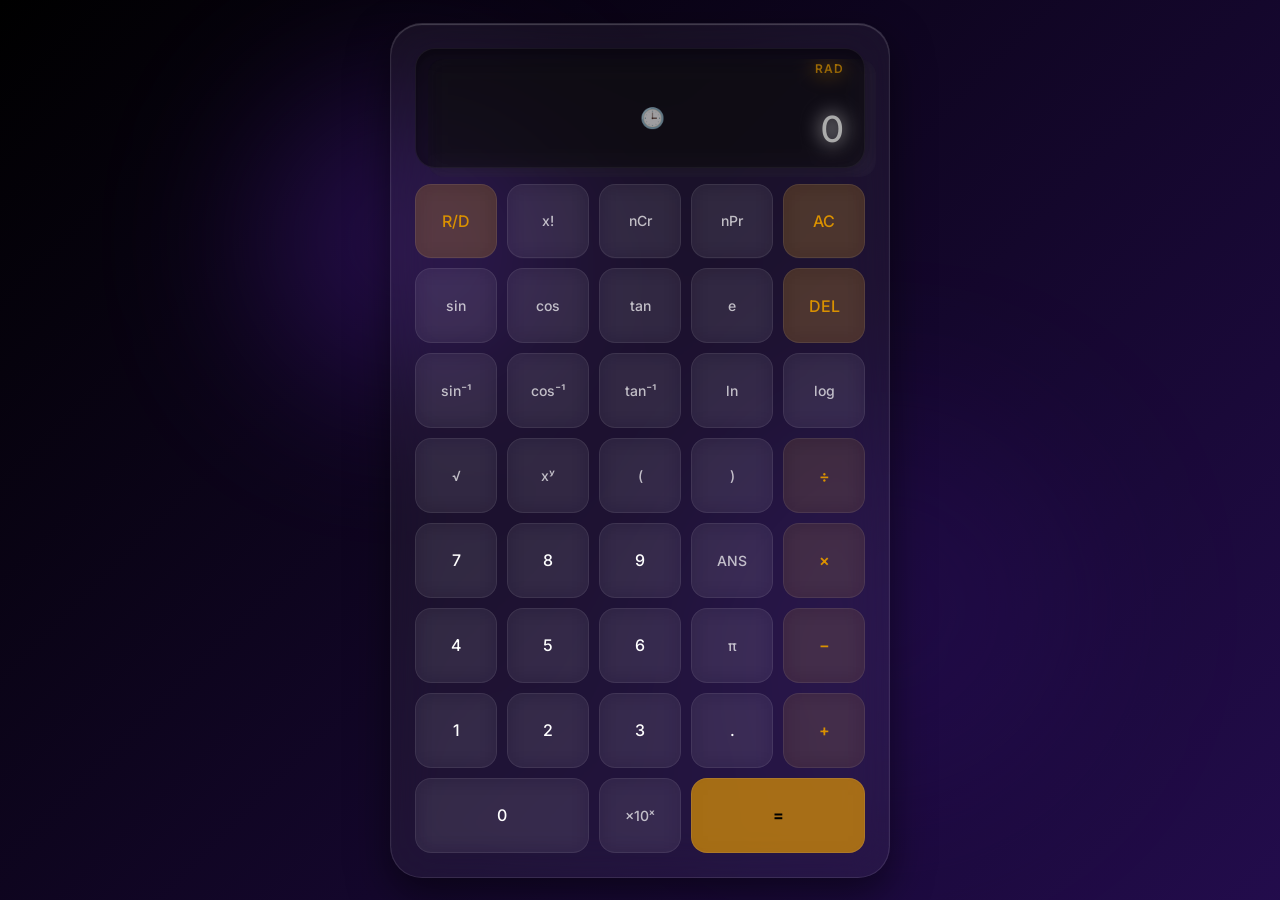
<file: calculator 2/index.html>
<!DOCTYPE html>
<html lang="en">
<head>
    <meta charset="UTF-8">
    <meta name="viewport" content="width=device-width, initial-scale=1.0">
    <title>ClassWiz Liquid Glass</title>
    <link rel="stylesheet" href="calculator.css">
    <script src="./calculator.js" defer></script>
</head>
<body>
    <div class="orb orb-1"></div>
    <div class="orb orb-2"></div>

    <div class="calculator">
        <div class="display">
            <button id="history-toggle" class="history-toggle" onclick="toggleHistory()" title="View History">🕒</button>
            <div class="status-bar">
                <span id="angle-mode" onclick="toggleAngleMode()" style="cursor:pointer;">RAD</span>
            </div>
            <div class="history" id="history"></div>
            <div class="current" id="current">0</div>
        </div>
        
        <div class="keypad">
            <button id="rad-deg" class="btn-action" onclick="toggleAngleMode()"><span class="label">R/D</span><span class="pet pet-swivel">📐</span></button>
            <button id="fact" class="btn-sci" onclick="handleInput(this, '!')"><span class="label">x!</span><span class="pet pet-bounce">❗</span></button>
            <button id="ncr" class="btn-sci" onclick="handleInput(this, 'C')"><span class="label">nCr</span><span class="pet pet-flip">🤝</span></button>
            <button id="npr" class="btn-sci" onclick="handleInput(this, 'P')"><span class="label">nPr</span><span class="pet pet-flip">🔀</span></button>
            <button id="ac" class="btn-action" onclick="handleInput(this, 'AC')"><span class="label">AC</span><span class="pet pet-wobble">💣</span></button>

            <button id="sin" class="btn-sci" onclick="handleInput(this, 'sin(')"><span class="label">sin</span><span class="pet pet-swivel">🌊</span></button>
            <button id="cos" class="btn-sci" onclick="handleInput(this, 'cos(')"><span class="label">cos</span><span class="pet pet-swivel">📐</span></button>
            <button id="tan" class="btn-sci" onclick="handleInput(this, 'tan(')"><span class="label">tan</span><span class="pet pet-swivel">📏</span></button>
            <button id="e" class="btn-sci" onclick="handleInput(this, 'e')"><span class="label">e</span><span class="pet pet-swivel">🌿</span></button>
            <button id="del" class="btn-action" onclick="handleInput(this, 'DEL')"><span class="label">DEL</span><span class="pet pet-wobble">🧽</span></button>

            <button id="asin" class="btn-sci" onclick="handleInput(this, 'asin(')"><span class="label">sin⁻¹</span><span class="pet pet-zoom">🔙</span></button>
            <button id="acos" class="btn-sci" onclick="handleInput(this, 'acos(')"><span class="label">cos⁻¹</span><span class="pet pet-zoom">🔙</span></button>
            <button id="atan" class="btn-sci" onclick="handleInput(this, 'atan(')"><span class="label">tan⁻¹</span><span class="pet pet-zoom">🔙</span></button>
            <button id="ln" class="btn-sci" onclick="handleInput(this, 'ln(')"><span class="label">ln</span><span class="pet pet-swivel">🌱</span></button>
            <button id="log" class="btn-sci" onclick="handleInput(this, 'log(')"><span class="label">log</span><span class="pet pet-swivel">🪵</span></button>

            <button id="sqrt" class="btn-sci" onclick="handleInput(this, '√(')"><span class="label">√</span><span class="pet pet-swivel">🌳</span></button>
            <button id="pow" class="btn-sci" onclick="handleInput(this, '^')"><span class="label">xʸ</span><span class="pet pet-flip">🚀</span></button>
            <button id="lpar" class="btn-sci" onclick="handleInput(this, '(')"><span class="label">(</span><span class="pet pet-flip">🌛</span></button>
            <button id="rpar" class="btn-sci" onclick="handleInput(this, ')')"><span class="label">)</span><span class="pet pet-flip">🌜</span></button>
            <button id="div" class="btn-op" onclick="handleInput(this, '÷')"><span class="label">÷</span><span class="pet pet-zoom">🍕</span></button>

            <button id="num7" class="btn-num" onclick="handleInput(this, '7')"><span class="label">7</span><span class="pet pet-bounce">🎰</span></button>
            <button id="num8" class="btn-num" onclick="handleInput(this, '8')"><span class="label">8</span><span class="pet pet-bounce">🎱</span></button>
            <button id="num9" class="btn-num" onclick="handleInput(this, '9')"><span class="label">9</span><span class="pet pet-bounce">🐈</span></button>
            <button id="ans" class="btn-sci" onclick="handleInput(this, 'ANS')"><span class="label">ANS</span><span class="pet pet-bounce">💾</span></button>
            <button id="mul" class="btn-op" onclick="handleInput(this, '×')"><span class="label">×</span><span class="pet pet-zoom">🐇</span></button>

            <button id="num4" class="btn-num" onclick="handleInput(this, '4')"><span class="label">4</span><span class="pet pet-bounce">🍀</span></button>
            <button id="num5" class="btn-num" onclick="handleInput(this, '5')"><span class="label">5</span><span class="pet pet-bounce">🖐️</span></button>
            <button id="num6" class="btn-num" onclick="handleInput(this, '6')"><span class="label">6</span><span class="pet pet-bounce">🎲</span></button>
            <button id="pi" class="btn-sci" onclick="handleInput(this, 'π')"><span class="label">π</span><span class="pet pet-swivel">🥧</span></button>
            <button id="sub" class="btn-op" onclick="handleInput(this, '−')"><span class="label">−</span><span class="pet pet-zoom">🪓</span></button>

            <button id="num1" class="btn-num" onclick="handleInput(this, '1')"><span class="label">1</span><span class="pet pet-bounce">🥇</span></button>
            <button id="num2" class="btn-num" onclick="handleInput(this, '2')"><span class="label">2</span><span class="pet pet-bounce">🚲</span></button>
            <button id="num3" class="btn-num" onclick="handleInput(this, '3')"><span class="label">3</span><span class="pet pet-bounce">🚥</span></button>
            <button id="dot" class="btn-num" onclick="handleInput(this, '.')"><span class="label">.</span><span class="pet pet-bounce">🎯</span></button>
            <button id="add" class="btn-op" onclick="handleInput(this, '+')"><span class="label">+</span><span class="pet pet-zoom">🧱</span></button>

            <button id="num0" class="btn-num span-2" onclick="handleInput(this, '0')"><span class="label">0</span><span class="pet pet-bounce">🍩</span></button>
            <button id="exp" class="btn-sci" onclick="handleInput(this, 'E')"><span class="label">×10ˣ</span><span class="pet pet-zoom">🌠</span></button>
            <button id="eq" class="btn-equals span-2" onclick="handleInput(this, '=')"><span class="label">=</span><span class="pet pet-equals">🎉</span></button>
        </div>

        <div id="history-panel" class="history-panel">
            <div class="history-header">
                <h3>Calculation History</h3>
                <button class="close-history" onclick="toggleHistory()">✕</button>
            </div>
            <div id="history-list" class="history-list"></div>
            <button class="btn-action clear-history" onclick="clearHistory()">Clear History</button>
        </div>
    </div>
</body>
</html>
</file>
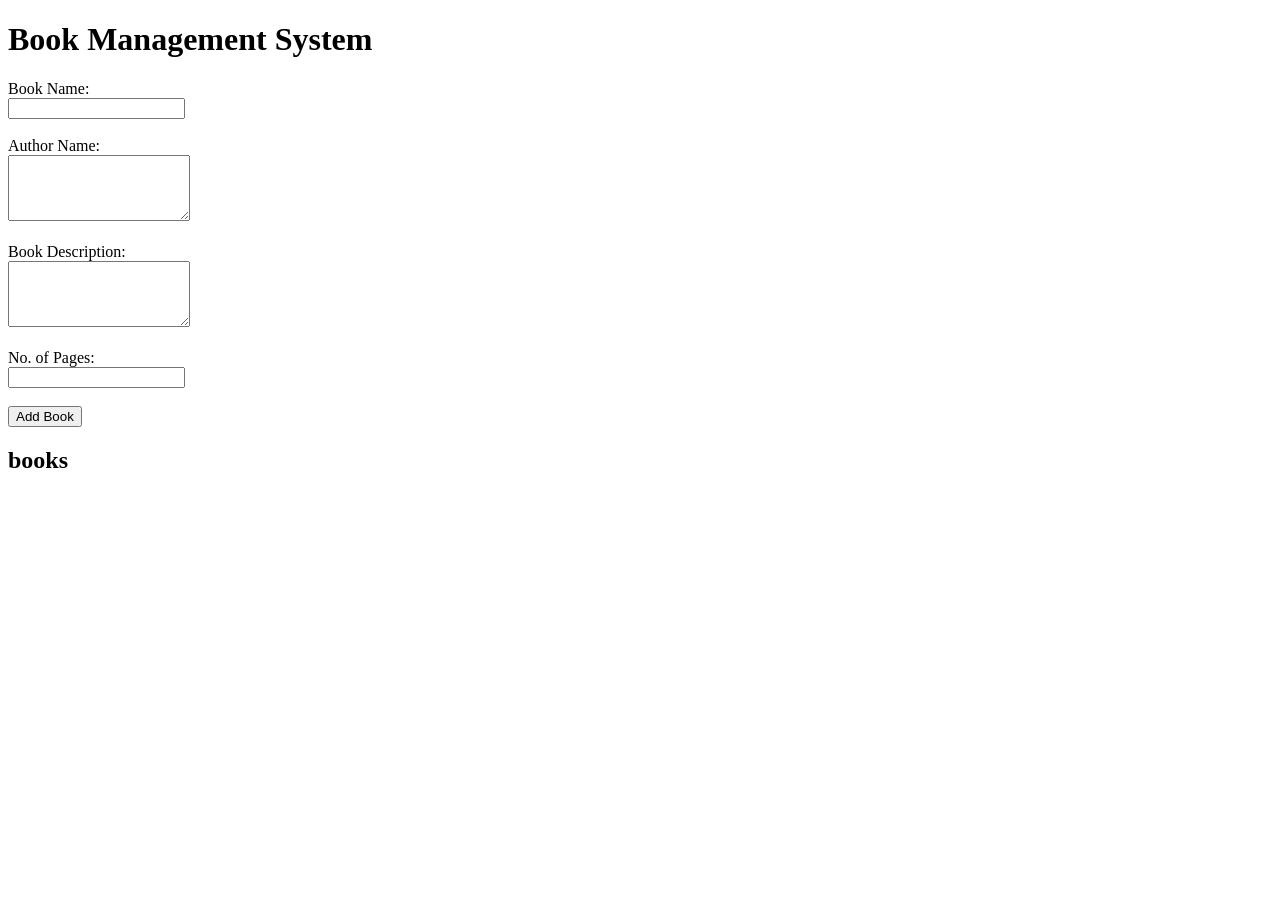
<file: bookSystem/book_system.html>
<!DOCTYPE html>
<html>
    <head>
        <meta charset="UTF-8">
        <title>Book Management System</title>
    </head>
    <body>
        <h1>Book Management System</h1>
        <label for="bookName">Book Name: </label><br>
        <input type="text" id="bookName"><br><br>
        <label for="authorName">Author Name: </label><br>
        <textarea id="authorName" rows="4"></textarea><br><br>
        <label for="bookDescription">Book Description: </label><br>
        <textarea id="bookDescription" rows="4"></textarea><br><br>
        <label for="pagesNumber">No. of Pages: </label><br>
        <input type="number" id="pagesNumber"><br><br>
        <button onclick="addBook()">Add Book</button>
        
        <h2>books</h2>
        <div id="books">
            <!-- books will be displayed here -->
        </div>
        <script src="./book_system.js"></script>
    </body>
    </html>
</file>
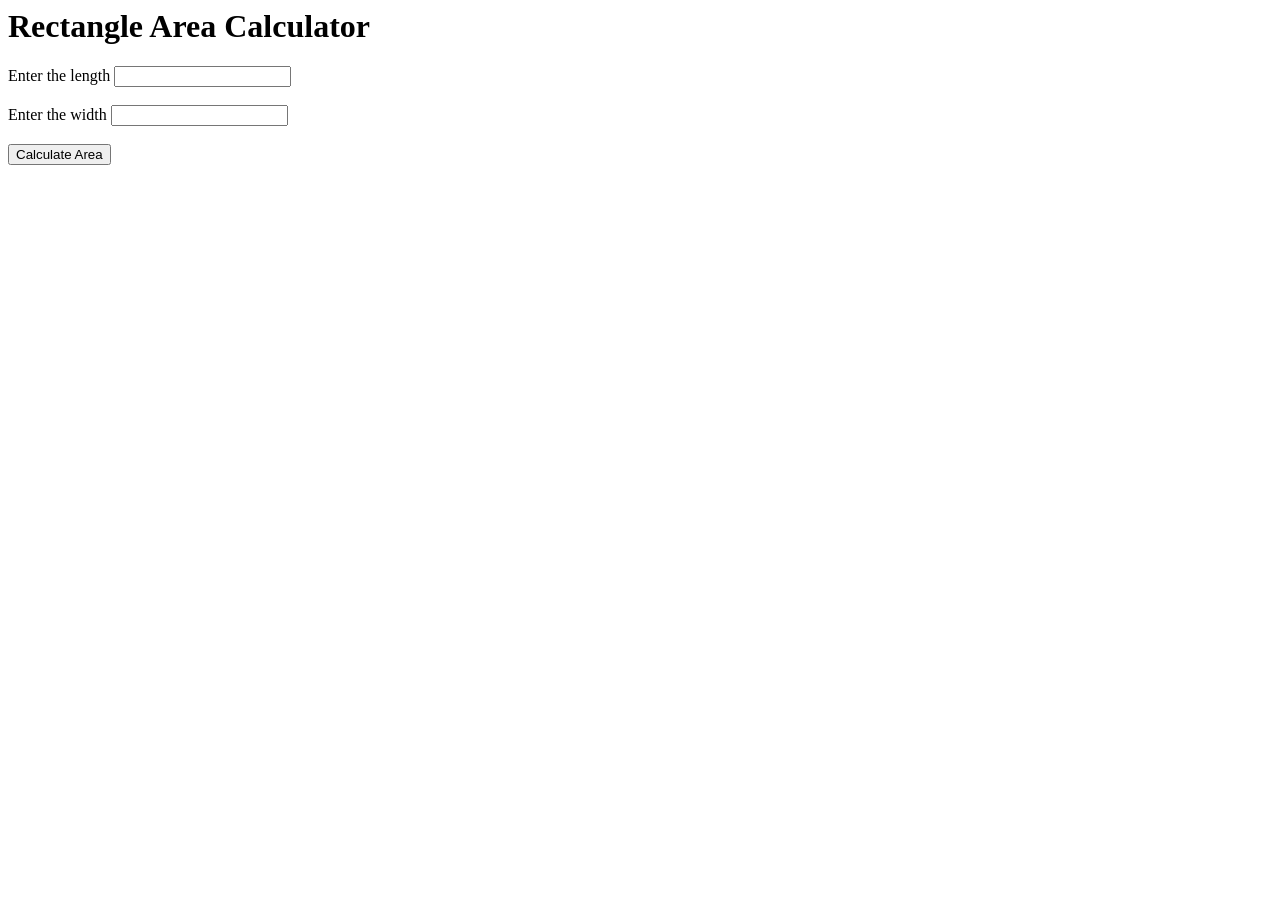
<file: calculateArea/calculate_Area.html>
<html>
    <head>
        <title>Rectangle area calculator</title>
    </head>
    <body>
        <h1>Rectangle Area Calculator</h1>
        <label for="length">Enter the length</label>
        <input type="number" id="length"><br><br>
        
        <label for="width">Enter the width</label>
        <input type="number" id="width"><br><br>
        <button onClick="calculateArea()">Calculate Area</button><br><br>
        <p id="result"></p>
        <script src="./calculate_Area.js"></script>
    </body>
    </html>
</file>
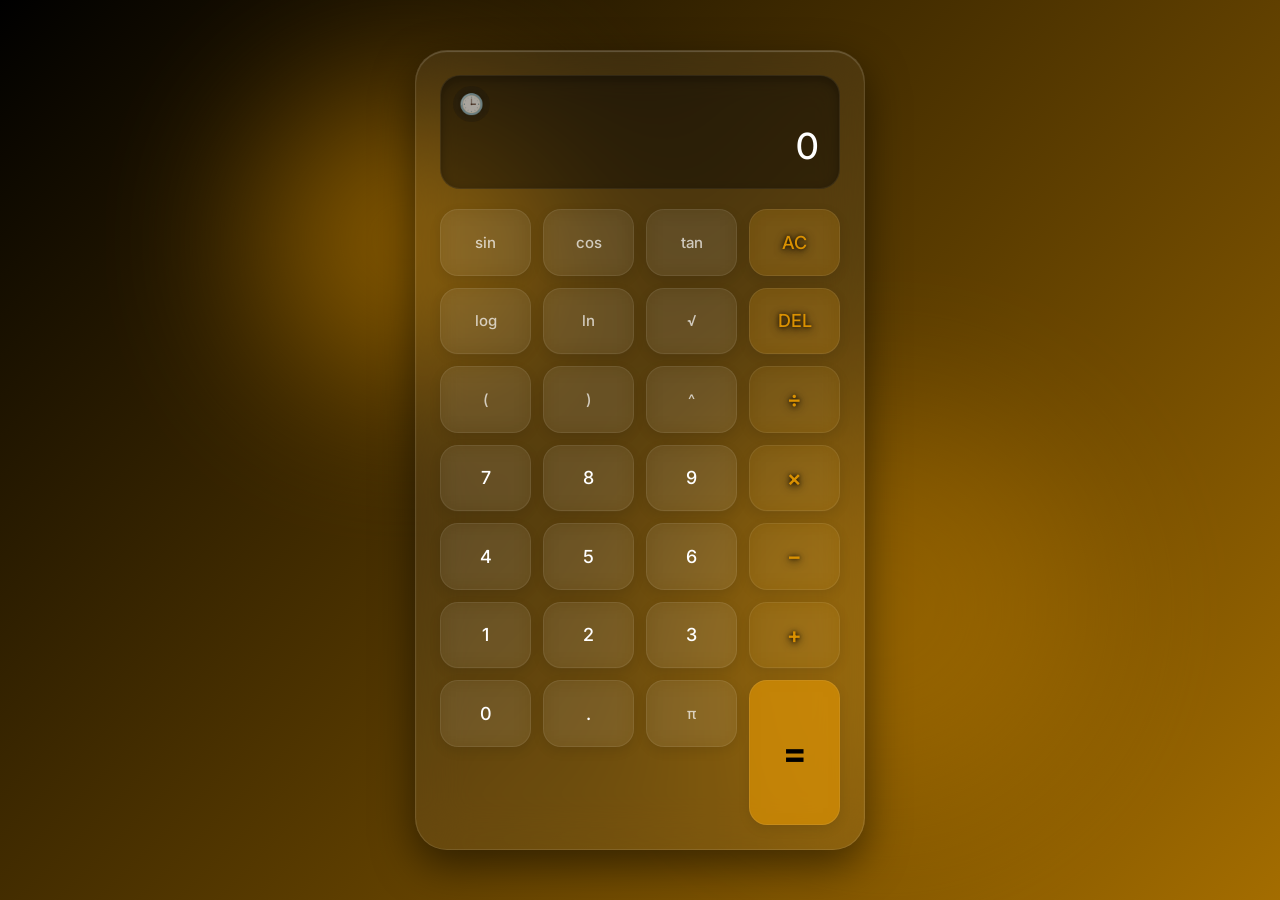
<file: Calculator/calculator.html>
<!DOCTYPE html>
<html lang="en">
<head>
    <meta charset="UTF-8">
    <meta name="viewport" content="width=device-width, initial-scale=1.0">
    <title>Liquid Glass Calculator with History</title>
    <link rel="stylesheet" href="calculator.css">
    <script src="./calculator.js" defer></script>
</head>
<body>
    <div class="orb orb-1"></div>
    <div class="orb orb-2"></div>

    <div class="calculator">
        <div class="display">
            <button id="history-toggle" class="history-toggle" onclick="toggleHistory()" title="View History">🕒</button>
            <div class="history" id="history"></div>
            <div class="current" id="current">0</div>
        </div>
        
        <div class="keypad">
            <button id="sin" class="btn-sci" onclick="handleInput(this, 'sin(')"><span class="label">sin</span><span class="pet pet-swivel">🌊</span></button>
            <button id="cos" class="btn-sci" onclick="handleInput(this, 'cos(')"><span class="label">cos</span><span class="pet pet-swivel">📐</span></button>
            <button id="tan" class="btn-sci" onclick="handleInput(this, 'tan(')"><span class="label">tan</span><span class="pet pet-swivel">📏</span></button>
            <button id="ac" class="btn-action" onclick="handleInput(this, 'AC')"><span class="label">AC</span><span class="pet pet-wobble">💣</span></button>

            <button id="log" class="btn-sci" onclick="handleInput(this, 'log(')"><span class="label">log</span><span class="pet pet-swivel">🪵</span></button>
            <button id="ln" class="btn-sci" onclick="handleInput(this, 'ln(')"><span class="label">ln</span><span class="pet pet-swivel">🌱</span></button>
            <button id="sqrt" class="btn-sci" onclick="handleInput(this, '√(')"><span class="label">√</span><span class="pet pet-swivel">🌳</span></button>
            <button id="del" class="btn-action" onclick="handleInput(this, 'DEL')"><span class="label">DEL</span><span class="pet pet-wobble">🧽</span></button>

            <button id="lpar" class="btn-sci" onclick="handleInput(this, '(')"><span class="label">(</span><span class="pet pet-flip">🌛</span></button>
            <button id="rpar" class="btn-sci" onclick="handleInput(this, ')')"><span class="label">)</span><span class="pet pet-flip">🌜</span></button>
            <button id="pow" class="btn-sci" onclick="handleInput(this, '^')"><span class="label">^</span><span class="pet pet-flip">🚀</span></button>
            <button id="div" class="btn-op" onclick="handleInput(this, '÷')"><span class="label">÷</span><span class="pet pet-zoom">🍕</span></button>

            <button id="num7" class="btn-num" onclick="handleInput(this, '7')"><span class="label">7</span><span class="pet pet-bounce">🎰</span></button>
            <button id="num8" class="btn-num" onclick="handleInput(this, '8')"><span class="label">8</span><span class="pet pet-bounce">🎱</span></button>
            <button id="num9" class="btn-num" onclick="handleInput(this, '9')"><span class="label">9</span><span class="pet pet-bounce">🐈</span></button>
            <button id="mul" class="btn-op" onclick="handleInput(this, '×')"><span class="label">×</span><span class="pet pet-zoom">🐇</span></button>

            <button id="num4" class="btn-num" onclick="handleInput(this, '4')"><span class="label">4</span><span class="pet pet-bounce">🍀</span></button>
            <button id="num5" class="btn-num" onclick="handleInput(this, '5')"><span class="label">5</span><span class="pet pet-bounce">🖐️</span></button>
            <button id="num6" class="btn-num" onclick="handleInput(this, '6')"><span class="label">6</span><span class="pet pet-bounce">🎲</span></button>
            <button id="sub" class="btn-op" onclick="handleInput(this, '−')"><span class="label">−</span><span class="pet pet-zoom">🪓</span></button>

            <button id="num1" class="btn-num" onclick="handleInput(this, '1')"><span class="label">1</span><span class="pet pet-bounce">🥇</span></button>
            <button id="num2" class="btn-num" onclick="handleInput(this, '2')"><span class="label">2</span><span class="pet pet-bounce">🚲</span></button>
            <button id="num3" class="btn-num" onclick="handleInput(this, '3')"><span class="label">3</span><span class="pet pet-bounce">🚥</span></button>
            <button id="add" class="btn-op" onclick="handleInput(this, '+')"><span class="label">+</span><span class="pet pet-zoom">🧱</span></button>

            <button id="num0" class="btn-num" onclick="handleInput(this, '0')"><span class="label">0</span><span class="pet pet-bounce">🍩</span></button>
            <button id="dot" class="btn-num" onclick="handleInput(this, '.')"><span class="label">.</span><span class="pet pet-bounce">🎯</span></button>
            <button id="pi" class="btn-sci" onclick="handleInput(this, 'π')"><span class="label">π</span><span class="pet pet-swivel">🥧</span></button>
            <button id="eq" class="btn-equals" onclick="handleInput(this, '=')"><span class="label">=</span><span class="pet pet-equals">🎉</span></button>
        </div>

        <div id="history-panel" class="history-panel">
            <div class="history-header">
                <h3>Calculation History</h3>
                <button class="close-history" onclick="toggleHistory()">✕</button>
            </div>
            <div id="history-list" class="history-list">
                </div>
            <button class="btn-action clear-history" onclick="clearHistory()">Clear History</button>
        </div>
    </div>
</body>
</html>
</file>
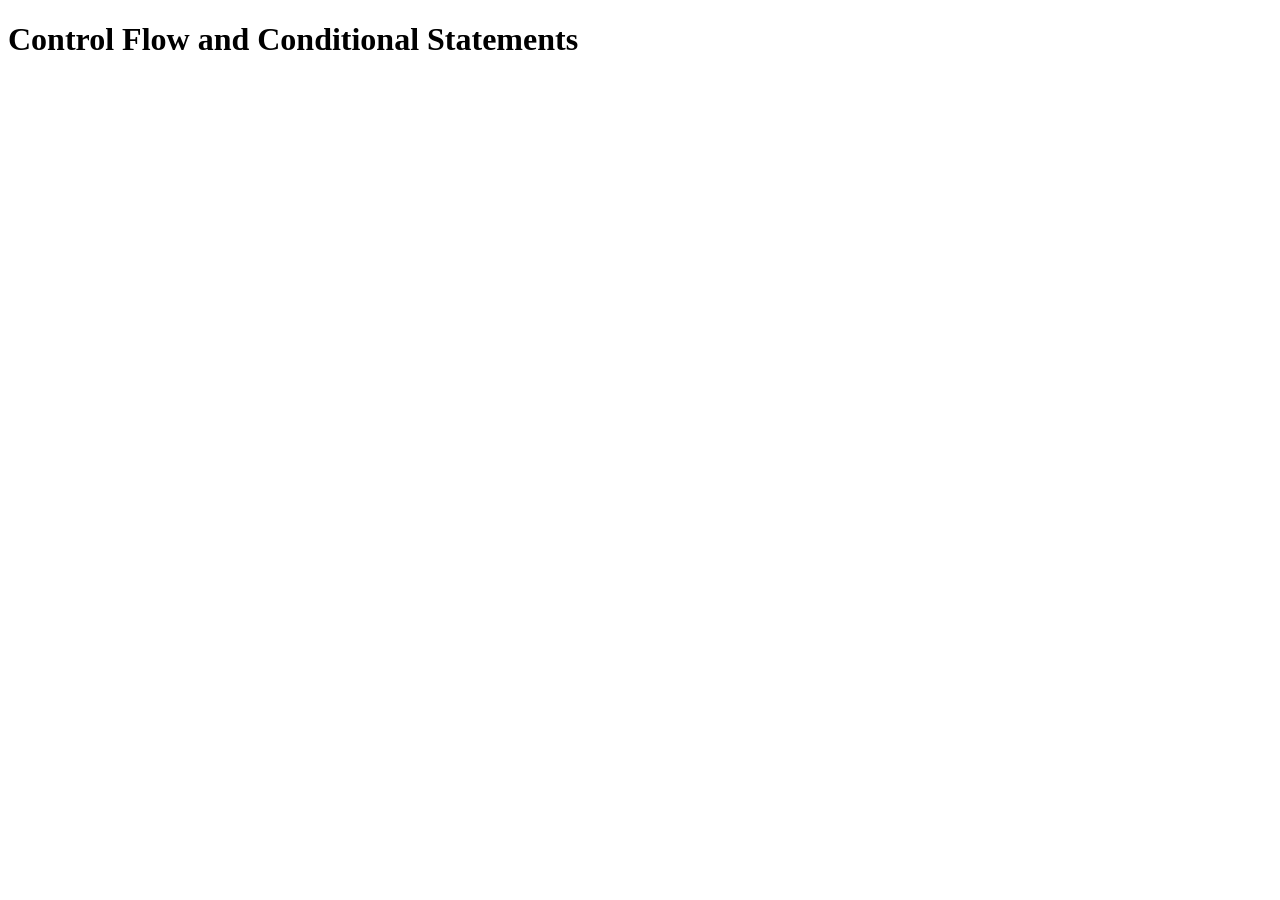
<file: controlFlow/control_flow.html>
<!DOCTYPE html>
<html>
    <head>
        <meta charset="UTF-8">
        <meta name="viewport" content="width=device-width, initial-scale=1.0">
        <title>Control Flow</title>
    </head>
    <body>
        <h1>Control Flow and Conditional Statements</h1>
        <script src="./control_flow.js"></script>
    </body>
</html>
</file>
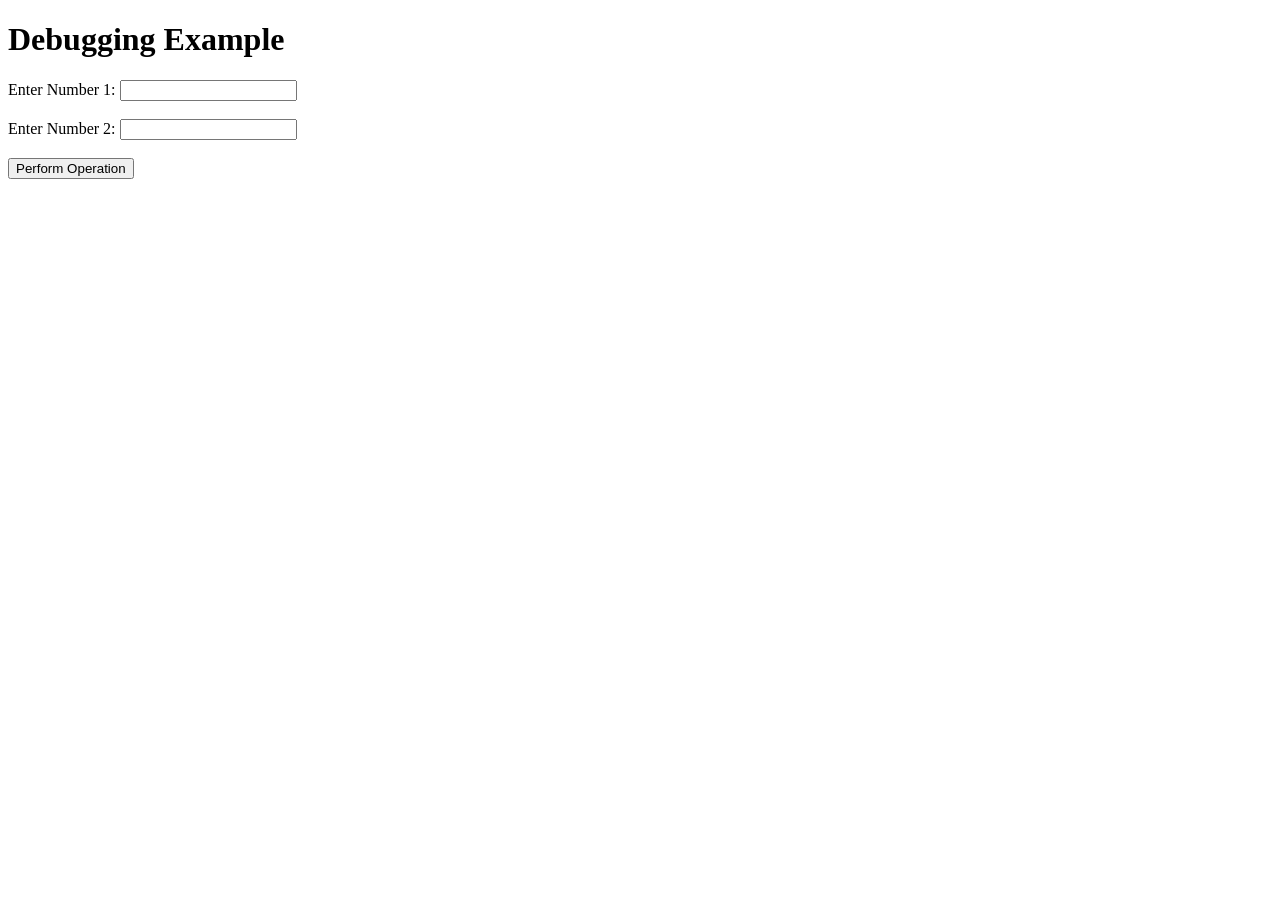
<file: DebugCode/debug_code.html>
<!DOCTYPE html>
<html>
    <head>
        <meta charset="UTF-8">
        <title>Debugging Example</title>
    </head>
    <body>
        <h1>Debugging Example</h1>
        <label for="input1">Enter Number 1:</label>
        <input type="number" id="input1"><br><br>
        <label for="input2">Enter Number 2:</label>
        <input type="number" id="input2"><br><br>
        <button onclick="performOperation()">Perform Operation</button>
        <p id="result"></p>
        <script src="debug_code.js"></script>
        </body>
    </html>
</file>
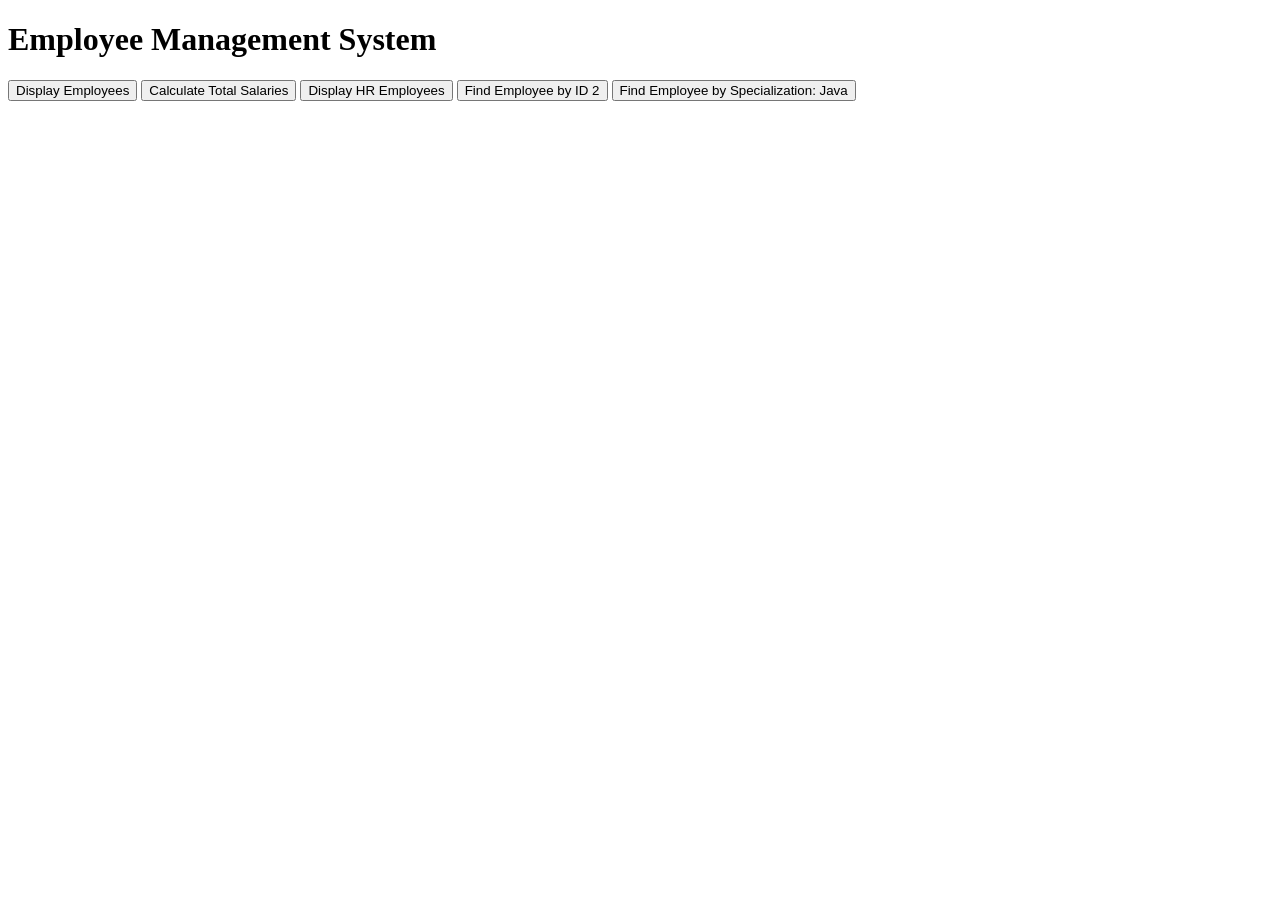
<file: employee_details/employee_details.html>
<!DOCTYPE html>
<html>
    <head>
        <title>Employee Management system</title>
    </head>
    <body>
        <h1>Employee Management System</h1>
        <div>
            <button onclick="displayEmployees()">Display Employees</button>
            <button onclick="calculateTotalSalaries()">Calculate Total Salaries</button>
            <button onclick="displayHREmployees()">Display HR Employees</button>
            <button onclick="findEmployeeByID(2)">Find Employee by ID 2</button>
            <button onclick="findEmployeeBySpecialization('Java')">Find Employee by Specialization: Java</button>
        </div>
        <div id="employeeDetails"></div>
        <script src="./employee_details.js"></script>
    </body>
    </html>
</file>
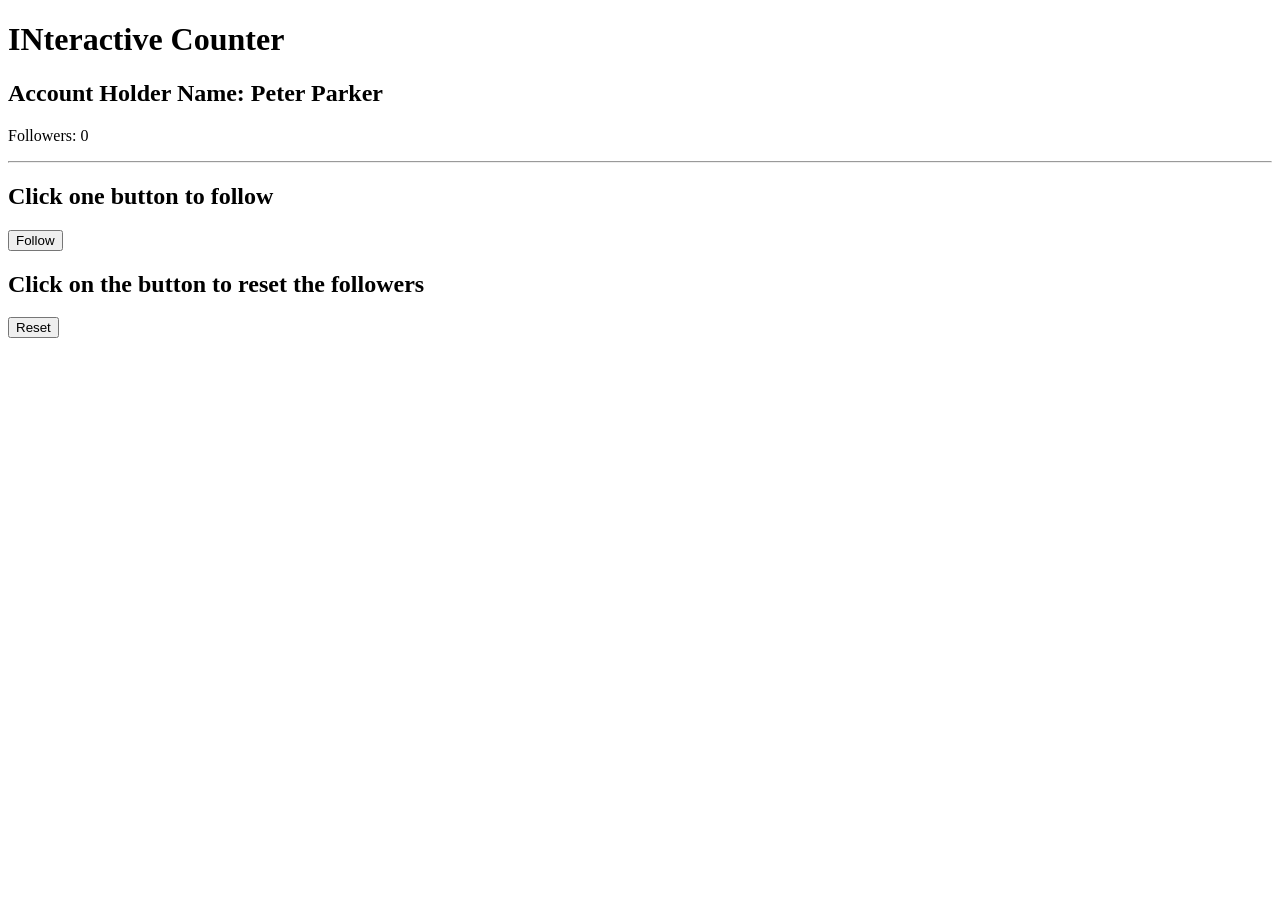
<file: followersCount/followers_count.html>
<!DOCTYPE html>
<html>
    <head>
        <title>Interactive Counter</title>
    </head>
    <body>
        <h1>INteractive Counter<h1>
            <h2>Account Holder Name: Peter Parker</h2>
            <p>Followers: <span id="countDisplay">0</span></p>
            <hr>
            <h2>Click one button to follow</h2>
            <button onclick="increaseCount()">Follow</button>

            <h2>Click on the button to reset the followers</h2>
            <button onclick="resetCount()">Reset</button>
            <script src="followers_count.js"></script>
        </body>
        </html>
</file>
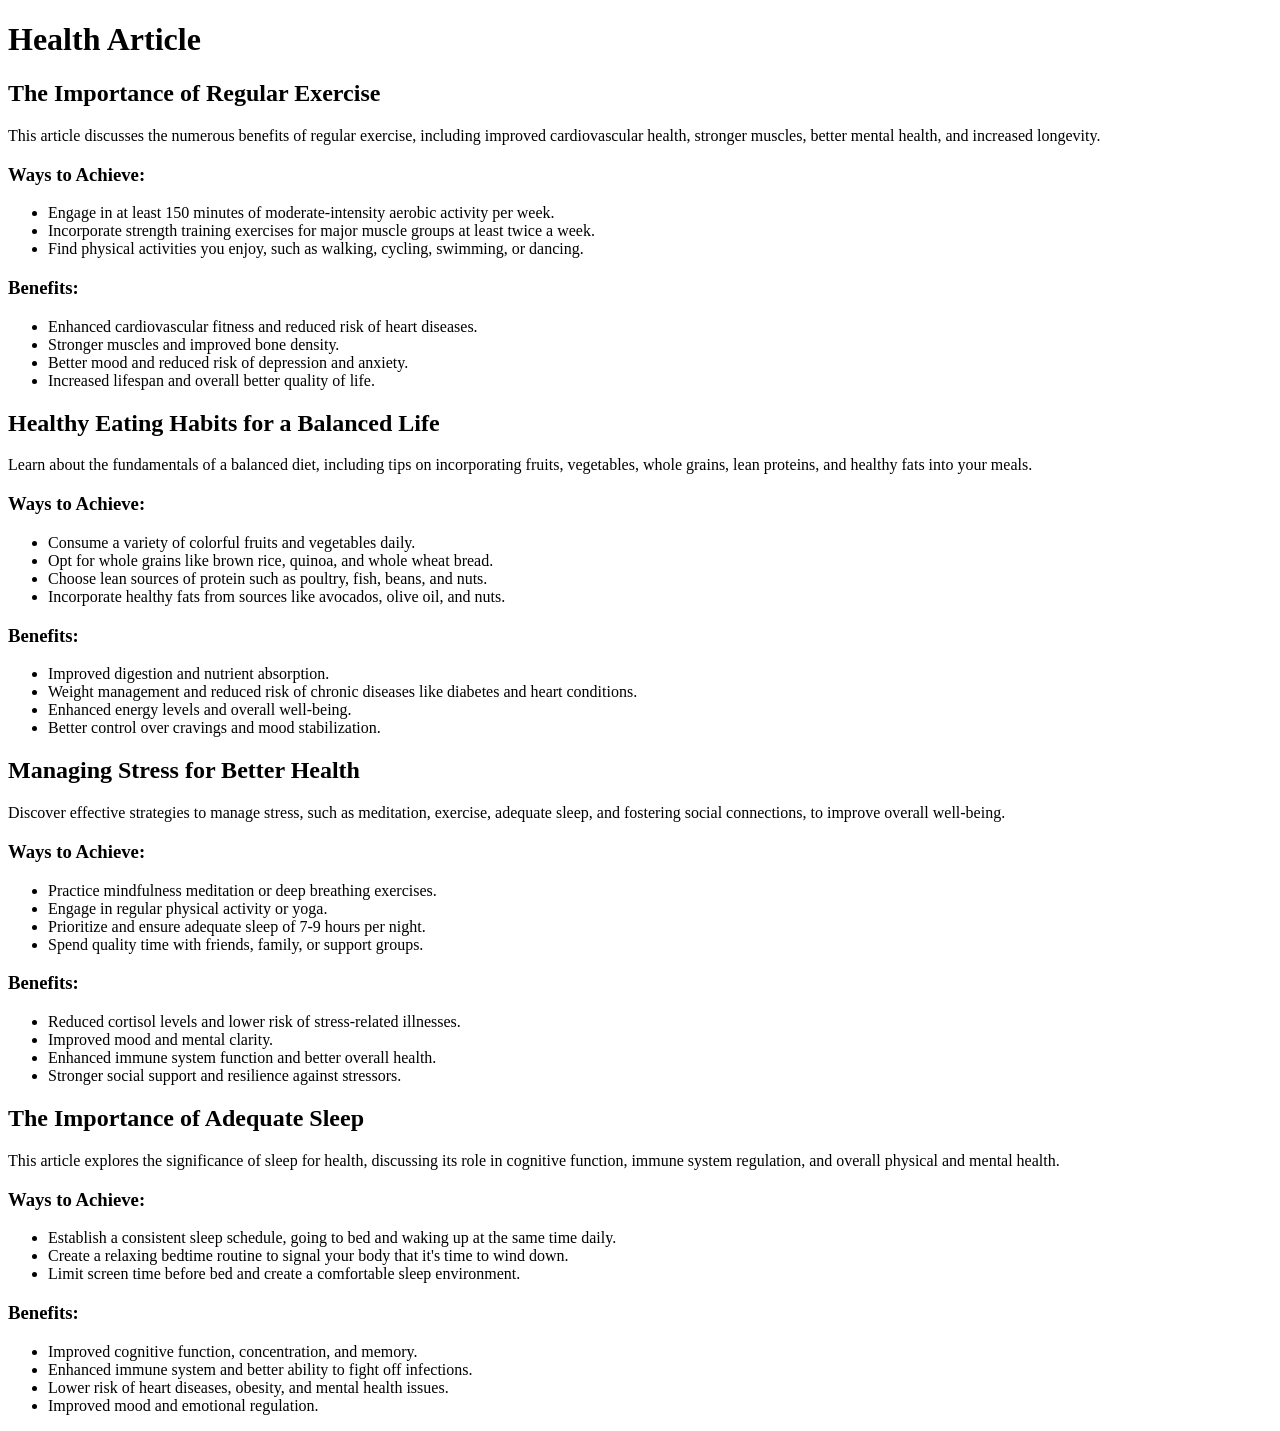
<file: healthArticle/health_article.html>
<!DOCTYPE html>
<html>
    <head>
        <meta charset="UTF-8">
        <title>Health Article</title>
    </head>
    <body>
        <h1>Health Article</h1>
        <div id="articles"></div>
        <script src="health_article.js"></script>
    </body>
</html>
</file>
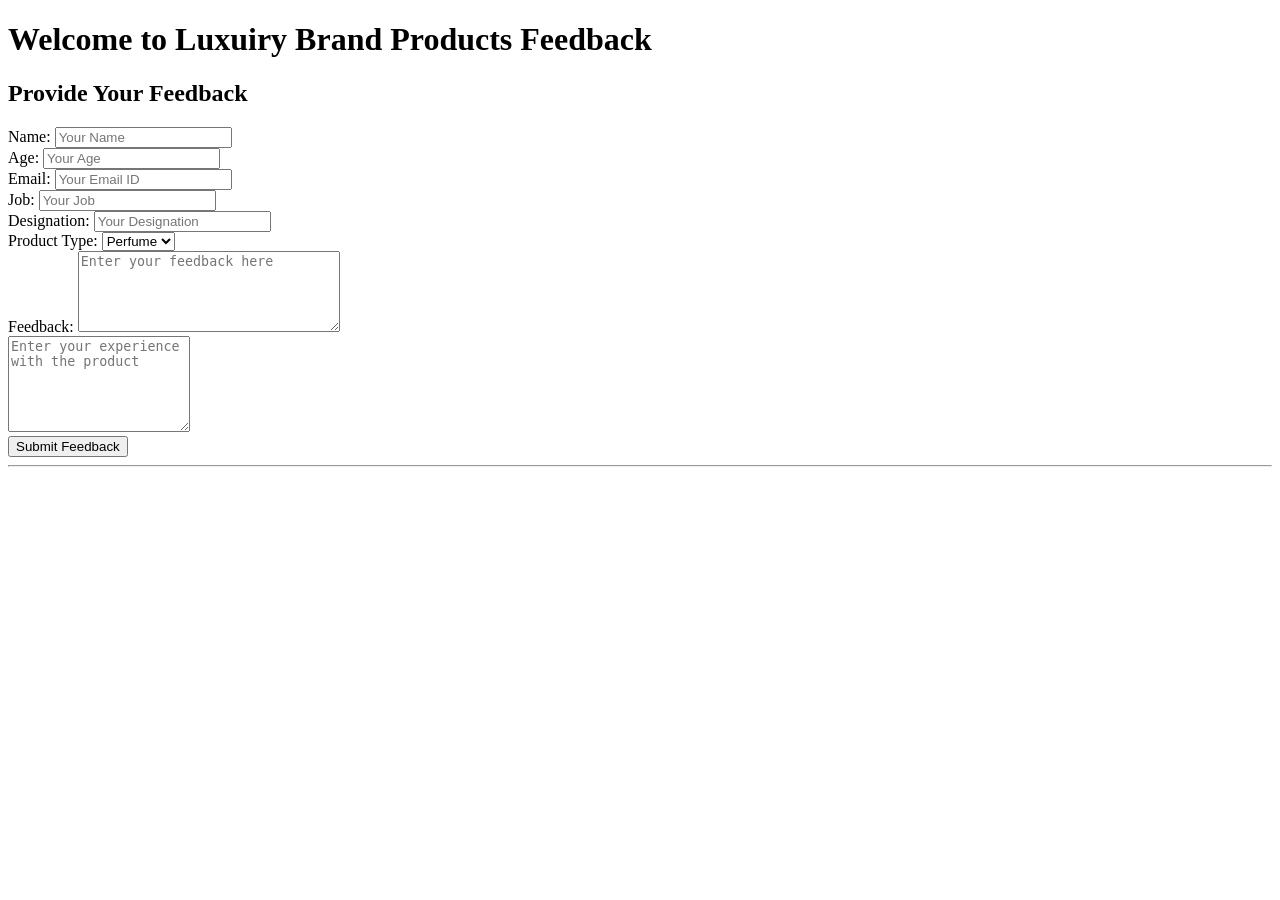
<file: productSurvey/product_survey.html>
<!DOCTYPE html>
<html>
    <title>Luxury Brand Feedback</title>
</head>
<body>
    <h1>Welcome to Luxuiry Brand Products Feedback</h1>
    <h2>Provide Your Feedback</h2>
    <label for="name">Name:</label>
    <input type="text" id="name" placeholder="Your Name" required><br>
    <label for="age">Age:</label>
    <input type="number" id="age" placeholder="Your Age" required><br>
    <label for="email">Email:</label>
    <input type="email" id="email" placeholder="Your Email ID" required><br>
    <label for="job">Job:</label>
    <input type="text" id="job" placeholder="Your Job" required><br>
    <label for="designation">Designation:</label>
    <input type="text" id="designation" placeholder="Your Designation" required><br>
    <label for="productType">Product Type:</label>
    <select id="productType"required>
        <option value="perfume">Perfume</option>
        <option value="cream">Cream</option>
        <option value="oils">Oils</option>
    </select><br>
    <label for="feedbackText">Feedback:</label>
    <textarea id="feedbackText" rows="5" cols="30" placeholder="Enter your feedback here" required></textarea><br>
    <textarea id="userExperience" rows="6" cols="20" placeholder="Enter your experience with the product" required></textarea><br>
    <button id="submitBtn">Submit Feedback</button>
    <hr>
    <div id="userInfo" style="display: none;">
        <h2>User Information:</h2>
        <p>Name: <span id="userName"></span></p>
        <p>Age: <span id="userAge"></span></p>
        <p>Email: <span id="userEmail"></span></p>
        <p>Job: <span id="userJob"></span></p>
        <p>Designation: <span id="userDesignation"></span></p>
        <p>Feedback for: <span id="userProductChoice"></span>: <span id="userFeedback"></span></p>
        <p>User Experience: <span id="usersExperience"></span></p>
    </div>
    <script src="./product_survey.js"></script>
</body>
</html>
</file>
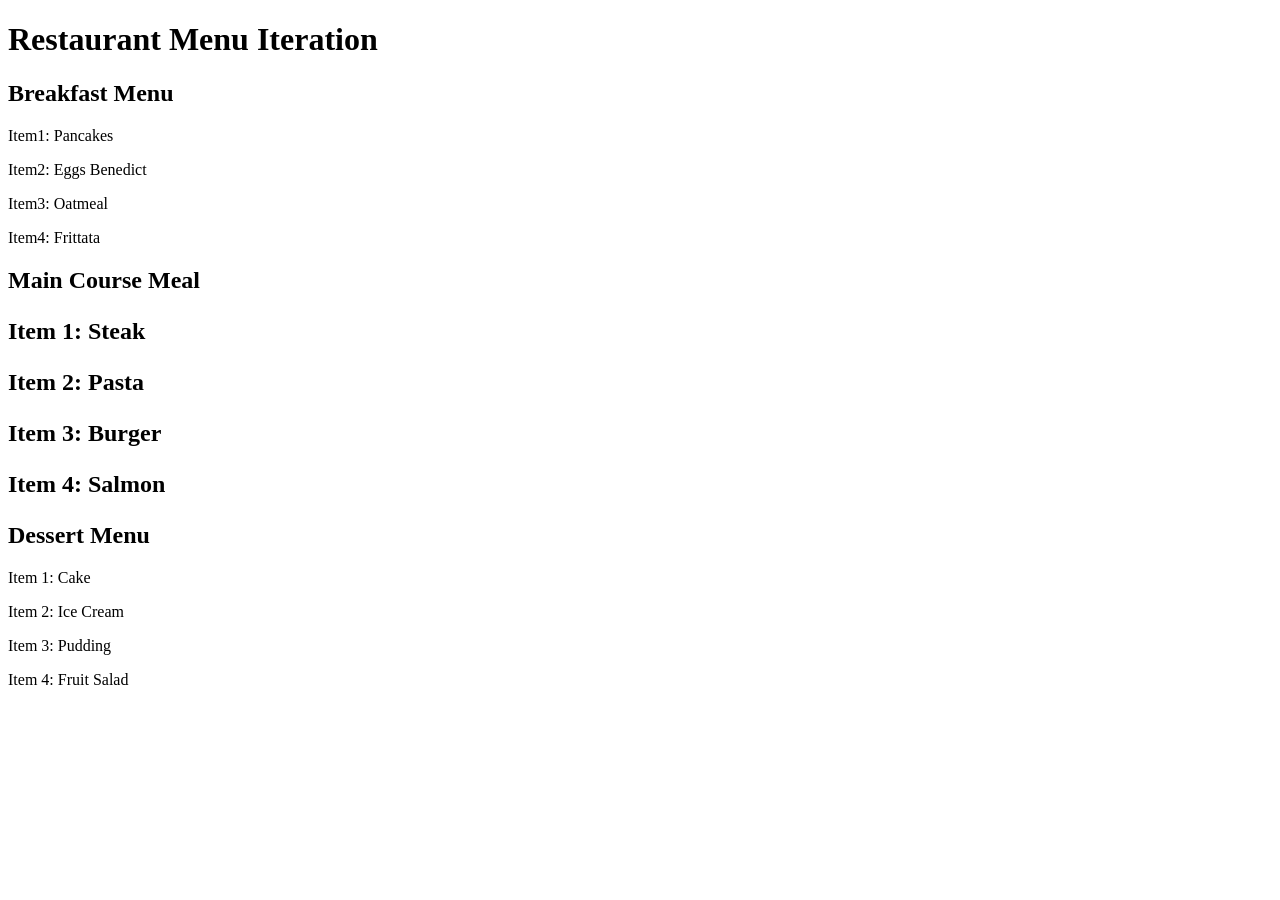
<file: restaurantMenu/restaurant_menu.html>
<!DOCTYPE html>
<html>
    <head>
        <title>Restaurant Menu</title>
    </head>
    <body>
        <h1>Restaurant Menu Iteration</h1>
        <h2>Breakfast Menu</h2>
        <div id="breakfastTotalItems"></div>
        <div id="breakfastMenuItems"></div>

        <h2>Main Course Meal</h>
            <div id="maincourseTotalItems"></div>
            <div id="maincourseMenuItems"></div>

        <h2>Dessert Menu</h2>
        <div id="dessertTotalItems"></div>
        <div id="dessertMenuItems"></div>
        <script src="restaurant_menu.js"></script>
    </body>
</html>
</file>
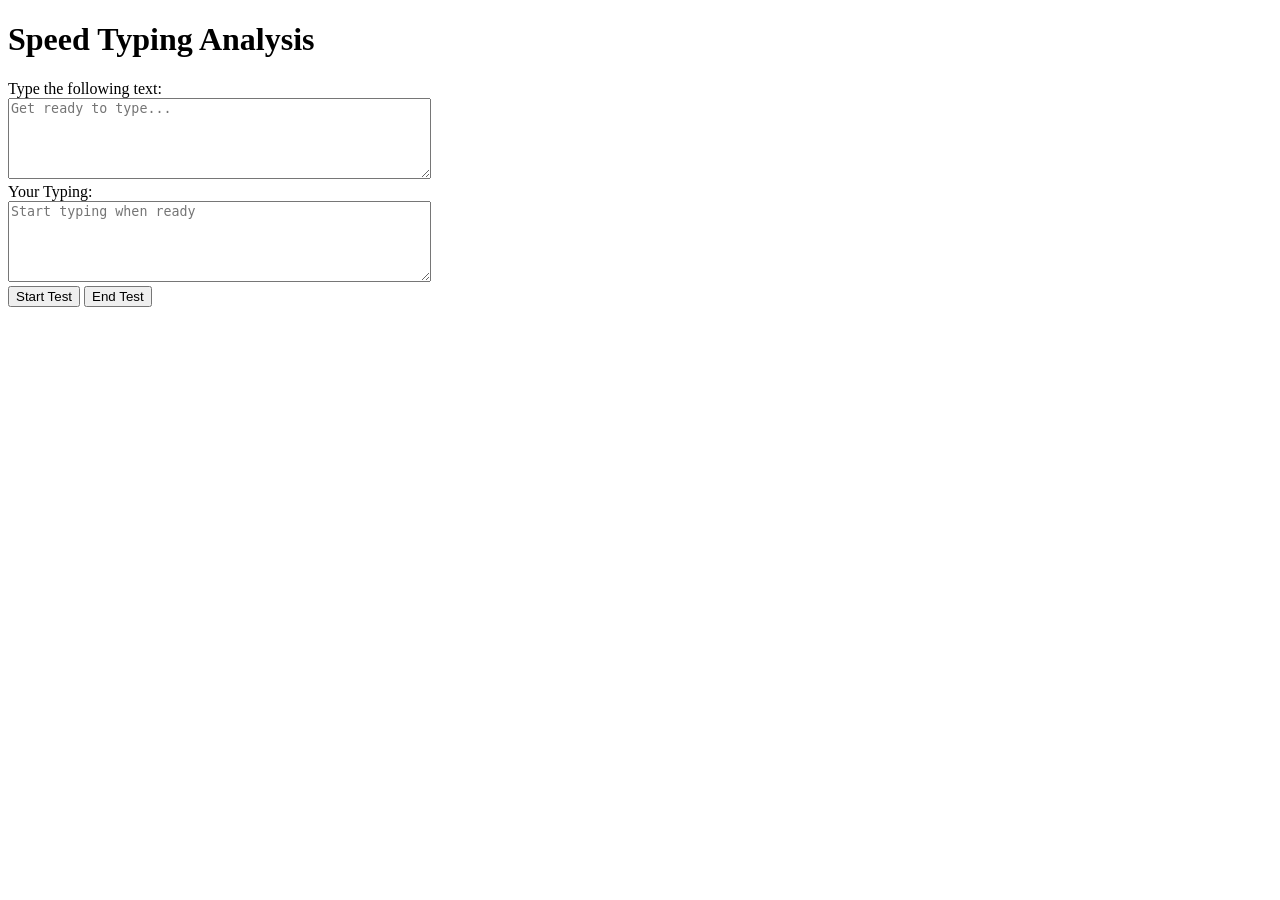
<file: speedAnalysis/speed_analysis.html>
<!DOCTYPE html>
<html>
    <head>
        <title>Speed Test Analysis</title>
    </head>
    <body>
        <h1>Speed Typing Analysis</h1>
        <label for="inputText">Type the following text:</label><br>
        <textarea id="inputText" cols="50" rows="5" readonly placeholder="Get ready to type..."></textarea><br>

        <label for="userInput">Your Typing:</label><br>
        <textarea id="userInput" cols="50" rows="5" placeholder="Start typing when ready"></textarea><br>
        <button onclick="startTest()">Start Test</button>
        <button onclick="endTest()">End Test</button>
        <div id="output"></div>
        <script src="./speed_analysis.js"></script>
    </body>
    </html>
</file>
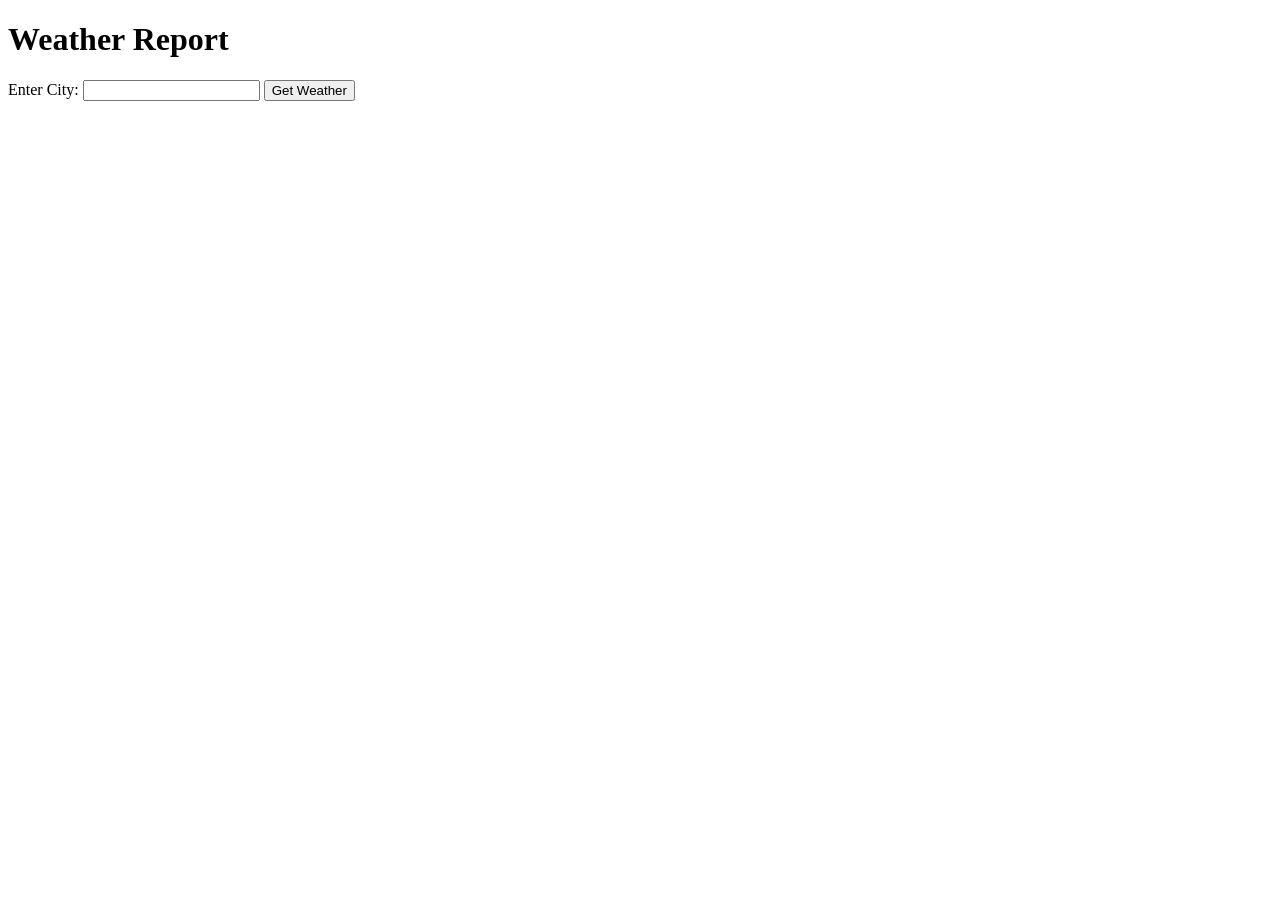
<file: weatherReport/weather_report.html>
<!DOCTYPE html>
<html>
    <head>
        <title>Weather Report</title>
    </head>
    <body>
        <h1>Weather Report</h1>
        <form id="weatherForm">
            <label for="city">Enter City:</label>
            <input type="text" id="city" name="city">
            <button type="submit">Get Weather</button>
        </form>
        <div id="weatherInfo"></div>

        <script src=""weather_report.js"></script>
    </body>
</html>
</file>
<file: calculator 2/calculator.css>
@import url('https://fonts.googleapis.com/css2?family=Inter:wght@300;400;500;600&display=swap');

* { margin: 0; padding: 0; box-sizing: border-box; font-family: 'Inter', sans-serif; user-select: none; }

body {
    display: flex; justify-content: center; align-items: center; min-height: 100vh;
    /* FIX: Background changed from black/yellow to black/deep indigo mix */
    background: linear-gradient(-45deg, #000000, #111111, #2E1065, #000000);
    background-size: 400% 400%; animation: gradientBG 15s ease infinite; overflow: hidden; 
}

@keyframes gradientBG { 0% { background-position: 0% 50%; } 50% { background-position: 100% 50%; } 100% { background-position: 0% 50%; } }

.calculator {
    position: relative; overflow: hidden; width: clamp(340px, 95vw, 500px); height: clamp(600px, 95vh, 900px);
    padding: clamp(16px, 4vw, 24px); border-radius: 32px; background: rgba(255, 255, 255, 0.05);
    backdrop-filter: blur(24px); -webkit-backdrop-filter: blur(24px); border: 1px solid rgba(255, 255, 255, 0.1);
    box-shadow: 0 16px 40px rgba(0, 0, 0, 0.5), inset 0 1px 1px rgba(255, 255, 255, 0.2);
    display: flex; flex-direction: column; gap: 16px; z-index: 10;
}

.display {
    position: relative; background: rgba(0, 0, 0, 0.4); border-radius: 20px; padding: 16px 20px;
    text-align: right; border: 1px solid rgba(255, 255, 255, 0.05); box-shadow: inset 0 4px 12px rgba(0, 0, 0, 0.3);
    display: flex; flex-direction: column; justify-content: flex-end; gap: 8px; min-height: 120px;
}

/* Accent elements remain golden-yellow for branding */
.status-bar {
    position: absolute; top: 12px; right: 20px; font-size: 12px; color: #DA9100;
    font-weight: 600; letter-spacing: 1px;
}

.history { color: rgba(255, 255, 255, 0.6); font-size: clamp(12px, 3vw, 14px); min-height: 20px; overflow-x: auto; scrollbar-width: none; }
.current { color: #ffffff; font-size: clamp(24px, 7vw, 36px); font-weight: 500; overflow-x: auto; scrollbar-width: none; }

.keypad {
    flex: 1; display: grid; grid-template-columns: repeat(5, 1fr);
    grid-auto-rows: minmax(10px, 1fr); gap: clamp(6px, 1.5vw, 10px);
}

button {
    position: relative; border: none; outline: none; background: rgba(255, 255, 255, 0.05);
    backdrop-filter: blur(10px); border: 1px solid rgba(255, 255, 255, 0.08); color: #fff;
    font-weight: 500; border-radius: clamp(10px, 2.5vw, 16px); cursor: pointer;
    transition: all 0.2s; display: flex; justify-content: center; align-items: center; width: 100%; height: 100%;
}

.label { font-size: clamp(14px, 3.5vw, 16px); z-index: 2; }
/* Keep active glow yellow */
button:active, button.btn-active { background: rgba(218, 145, 0, 0.2); transform: scale(0.92); }

.pet { position: absolute; opacity: 0; transform: translate(-50%, -50%) scale(0); left: 50%; top: 50%; pointer-events: none; z-index: 1; font-size: clamp(18px, 5vw, 24px); }
.pet-active { animation-duration: 0.6s; animation-timing-function: ease-out; animation-fill-mode: forwards; }

.btn-sci { color: rgba(255, 255, 255, 0.7); }
.btn-sci .label { font-size: clamp(12px, 3vw, 14px); }
.btn-op { background: rgba(218, 145, 0, 0.1); color: #DA9100; font-weight: 600; }
.btn-action { background: rgba(218, 145, 0, 0.2); color: #DA9100; }

.span-2 { grid-column: span 2; }
.btn-equals { background: rgba(218, 145, 0, 0.7); color: #000; font-weight: 700; }

/* Pets Animations */
.btn-num .pet-active { animation-name: bouncePet; z-index: 3; }
@keyframes bouncePet { 0% { opacity: 1; transform: translate(-50%, -50%) scale(0); top: 50%; } 50% { opacity: 1; transform: translate(-50%, -50%) scale(1.3); top: -20%; } 100% { opacity: 0; transform: translate(-50%, -50%) scale(1); top: 120%; } }
.btn-sci:not(:has(#pi)) .pet-active { animation-name: swivelPet; opacity: 0.4; }
@keyframes swivelPet { 0% { opacity: 0.6; transform: translate(-50%, -50%) scale(0.5) rotate(0deg); } 100% { opacity: 0; transform: translate(-50%, -50%) scale(2.5) rotate(180deg); } }
.btn-action .pet-active { animation-name: wobblePet; z-index: 3; }
@keyframes wobblePet { 0% { opacity: 1; transform: translate(-50%, -50%) scale(0); } 30% { transform: translate(-20%, -50%) scale(1.1) rotate(15deg); } 100% { opacity: 0; transform: translate(-50%, -50%) scale(0.5); } }
.btn-op .pet-active { animation-name: zoomPet; z-index: 3; }
@keyframes zoomPet { 0% { opacity: 1; transform: translate(-50%, -50%) scale(0); } 50% { transform: translate(-50%, -50%) scale(1.4); } 100% { opacity: 0; transform: translate(-50%, -50%) scale(2); } }
#lpar .pet-active, #rpar .pet-active, #pow .pet-active { animation-name: flipPet; opacity: 0.5; }
@keyframes flipPet { 0% { opacity: 1; transform: translate(-50%, -50%) scale(1) rotateY(0deg); } 100% { opacity: 0; transform: translate(-50%, -50%) scale(1) rotateY(1080deg); } }
.btn-equals .pet-active { animation-name: bigEqualsPop; animation-duration: 0.8s; z-index: 4; }
@keyframes bigEqualsPop { 0% { opacity: 1; transform: translate(-50%, -50%) scale(0) rotate(0deg); } 50% { opacity: 1; transform: translate(-50%, -50%) scale(2.2) rotate(-20deg); } 100% { opacity: 0; transform: translate(-50%, -50%) scale(0.5) rotate(720deg); } }

/* --- Ambient Background Orbs --- */
.orb { position: absolute; border-radius: 50%; filter: blur(80px); z-index: 1; animation: float 10s ease-in-out infinite alternate; }
/* FIX: Orbs changed to deep indigo shades to provide cool complement to gold UI */
.orb-1 { width: 300px; height: 300px; background: #4C1D95; top: 10%; left: 20%; opacity: 0.4;}
.orb-2 { width: 400px; height: 400px; background: #2E1065; bottom: 10%; right: 15%; animation-delay: -5s; opacity: 0.3; }
@keyframes float { 0% { transform: translateY(0) scale(1); } 100% { transform: translateY(-30px) scale(1.1); } }

/* History Elements (Same as before, keep yellow accents) */
.history-toggle { position: absolute; top: 10px; left: 12px; background: none; border: none; font-size: 20px; cursor: pointer; color: rgba(255, 255, 255, 0.6); z-index: 5; }
.history-panel { position: absolute; bottom: 0; left: 0; right: 0; top: 0; background: rgba(10, 10, 10, 0.7); backdrop-filter: blur(40px); border-radius: 32px; z-index: 20; display: flex; flex-direction: column; padding: 24px; transform: translateY(100%); transition: transform 0.4s cubic-bezier(0.25, 0.8, 0.25, 1); }
.history-panel.show { transform: translateY(0); }
.history-header { display: flex; justify-content: space-between; align-items: center; color: #DA9100; margin-bottom: 20px; font-weight: 600; }
.close-history { width: 40px; height: 40px; border-radius: 50%; font-size: 16px; background: rgba(255, 255, 255, 0.1); display: flex; justify-content: center; align-items: center; border: none; color: white;}
.history-list { flex: 1; overflow-y: auto; display: flex; flex-direction: column; gap: 12px; scrollbar-width: none; }
.history-record { background: rgba(255, 255, 255, 0.05); padding: 16px; border-radius: 16px; cursor: pointer; border: 1px solid rgba(255, 255, 255, 0.05); text-align: right; }
.history-record .eq { font-size: 14px; color: rgba(255, 255, 255, 0.6); margin-bottom: 6px; }
.history-record .res { font-size: 22px; color: #DA9100; font-weight: 500; }
.clear-history { min-height: 50px; font-size: 16px; width: 100%; margin-top: 10px;}
</file>
<file: Calculator/calculator.css>
/* --- Base & Typography --- */
@import url('https://fonts.googleapis.com/css2?family=Inter:wght@300;400;500;600&display=swap');

* {
    margin: 0;
    padding: 0;
    box-sizing: border-box;
    font-family: 'Inter', -apple-system, BlinkMacSystemFont, sans-serif;
    user-select: none;
}

body {
    display: flex;
    justify-content: center;
    align-items: center;
    min-height: 100vh;
    background: linear-gradient(-45deg, #000000, #1a1a1a, #DA9100, #000000);
    background-size: 400% 400%;
    animation: gradientBG 15s ease infinite;
    /* Prevent page scrolling if elements scale up */
    overflow: hidden; 
}

@keyframes gradientBG {
    0% { background-position: 0% 50%; }
    50% { background-position: 100% 50%; }
    100% { background-position: 0% 50%; }
}

/* --- Responsive Container --- */
.calculator {
    /* FIX: Added relative positioning and hidden overflow to contain the history panel */
    position: relative;
    overflow: hidden;
    
    width: clamp(320px, 90vw, 450px);
    height: clamp(500px, 90vh, 800px);
    padding: clamp(16px, 4vw, 24px);
    border-radius: 32px;
    background: rgba(255, 255, 255, 0.05);
    backdrop-filter: blur(24px);
    -webkit-backdrop-filter: blur(24px);
    border: 1px solid rgba(255, 255, 255, 0.1);
    box-shadow: 0 16px 40px rgba(0, 0, 0, 0.5), 
                inset 0 1px 1px rgba(255, 255, 255, 0.2);
    display: flex;
    flex-direction: column;
    gap: 20px;
    z-index: 10;
}

/* --- Display Screen --- */
.display {
    /* FIX: Merged position relative here */
    position: relative; 
    background: rgba(0, 0, 0, 0.4);
    border-radius: 20px;
    padding: 20px;
    text-align: right;
    border: 1px solid rgba(255, 255, 255, 0.05);
    box-shadow: inset 0 4px 12px rgba(0, 0, 0, 0.3);
    display: flex;
    flex-direction: column;
    justify-content: center;
    gap: 8px;
    overflow: hidden;
    min-height: 100px;
}

.history {
    color: rgba(255, 255, 255, 0.6);
    font-size: clamp(12px, 3vw, 14px);
    min-height: 20px;
    font-weight: 400;
    letter-spacing: 0.5px;
    white-space: nowrap;
    overflow-x: auto;
    scrollbar-width: none;
}
.history::-webkit-scrollbar { display: none; }

.current {
    color: #ffffff;
    font-size: clamp(28px, 8vw, 36px);
    font-weight: 500;
    white-space: nowrap;
    overflow-x: auto;
    scrollbar-width: none;
}
.current::-webkit-scrollbar { display: none; }

/* --- Responsive Keypad Grid --- */
.keypad {
    flex: 1;
    display: grid;
    grid-template-columns: repeat(4, 1fr);
    grid-auto-rows: minmax(10px, 1fr);
    gap: clamp(8px, 2vw, 12px);
}

/* --- Glassmorphic Buttons --- */
button {
    position: relative;
    border: none;
    outline: none;
    background: rgba(255, 255, 255, 0.05);
    backdrop-filter: blur(10px);
    -webkit-backdrop-filter: blur(10px);
    border: 1px solid rgba(255, 255, 255, 0.08);
    color: #fff;
    font-weight: 500;
    border-radius: clamp(12px, 3vw, 18px);
    cursor: pointer;
    transition: all 0.3s cubic-bezier(0.25, 0.8, 0.25, 1);
    box-shadow: 0 4px 12px rgba(0, 0, 0, 0.1);
    display: flex;
    justify-content: center;
    align-items: center;
    height: 100%;
    width: 100%;
    overflow: visible;
}

.label {
    font-size: clamp(16px, 4vw, 18px);
    z-index: 2;
}

button:active,
button.btn-active {
    background: rgba(218, 145, 0, 0.2);
    border-color: rgba(218, 145, 0, 0.5);
    transform: scale(0.95);
    box-shadow: 0 0 15px rgba(218, 145, 0, 0.7);
    transition: all 0.05s ease;
}

/* --- Pet Base Styling & Core Logic --- */
.pet {
    position: absolute;
    opacity: 0;
    transform: translate(-50%, -50%) scale(0);
    left: 50%;
    top: 50%;
    pointer-events: none;
    z-index: 1;
    font-size: clamp(20px, 6vw, 28px);
}

.pet-active {
    animation-duration: 0.6s;
    animation-timing-function: ease-out;
    animation-fill-mode: forwards;
}

/* --- Contrast for Operators and Action Buttons --- */
.btn-sci { color: rgba(255, 255, 255, 0.7); }
.btn-sci .label { font-size: clamp(13px, 3vw, 15px); }

.btn-op { 
    background: rgba(218, 145, 0, 0.1); 
    color: #DA9100; 
    font-weight: 600; 
    text-shadow: 0 2px 10px rgba(0, 0, 0, 0.9), 0 0 4px rgba(0, 0, 0, 0.8);
}
.btn-op .label { font-size: clamp(20px, 5vw, 22px); }

.btn-action { 
    background: rgba(218, 145, 0, 0.2); 
    color: #DA9100; 
    text-shadow: 0 2px 10px rgba(0, 0, 0, 0.9), 0 0 4px rgba(0, 0, 0, 0.8);
}

.btn-op:active, .btn-op.btn-active,
.btn-action:active, .btn-action.btn-active {
    color: #ffffff;
    text-shadow: 0 0 10px rgba(255, 255, 255, 0.6);
}

/* ========================================= */
/* --- DYNAMIC EQUALS BUTTON SIZING --- */
/* ========================================= */
.btn-equals { 
    background: rgba(218, 145, 0, 0.7); 
    color: #000; 
    font-weight: 700; 
    min-height: clamp(60px, 12vh, 120px);
    grid-column: 1 / -1; 
    grid-row: auto;
}

.btn-equals .label { font-size: clamp(24px, 8vw, 36px); }

@media (min-width: 400px) {
    .btn-equals {
        grid-column: span 2; 
        min-height: unset; 
    }
}

@media (min-width: 400px) and (min-height: 750px) {
    .btn-equals {
        grid-column: 4; 
        grid-row: span 2; 
    }
}

/* --- Pet Animations --- */
.btn-num .pet-active { animation-name: bouncePet; z-index: 3; }
@keyframes bouncePet {
    0% { opacity: 1; transform: translate(-50%, -50%) scale(0); top: 50%; }
    50% { opacity: 1; transform: translate(-50%, -50%) scale(1.3); top: -20%; }
    100% { opacity: 0; transform: translate(-50%, -50%) scale(1); top: 120%; }
}

.btn-sci:not(:has(#pi)) .pet-active { animation-name: swivelPet; opacity: 0.4; }
@keyframes swivelPet {
    0% { opacity: 0.6; transform: translate(-50%, -50%) scale(0.5) rotate(0deg); }
    100% { opacity: 0; transform: translate(-50%, -50%) scale(2.5) rotate(180deg); }
}

.btn-action .pet-active { animation-name: wobblePet; z-index: 3; font-size: 32px; }
@keyframes wobblePet {
    0% { opacity: 1; transform: translate(-50%, -50%) scale(0); }
    15% { transform: translate(-80%, -50%) scale(1.1) rotate(-15deg); }
    30% { transform: translate(-20%, -50%) scale(1.1) rotate(15deg); }
    45% { transform: translate(-70%, -50%) scale(1) rotate(-10deg); }
    60% { transform: translate(-30%, -50%) scale(1) rotate(10deg); }
    100% { opacity: 0; transform: translate(-50%, -50%) scale(0.5); }
}

.btn-op .pet-active { animation-name: zoomPet; z-index: 3; font-size: 32px; }
@keyframes zoomPet {
    0% { opacity: 1; transform: translate(-50%, -50%) scale(0); }
    20% { transform: translate(-50%, -50%) scale(1.4); }
    40% { transform: translate(-52%, -50%) scale(1.4); }
    60% { transform: translate(-48%, -50%) scale(1.4); }
    100% { opacity: 0; transform: translate(-50%, -50%) scale(2); }
}

#lpar .pet-active, #rpar .pet-active, #pow .pet-active { animation-name: flipPet; opacity: 0.5; }
@keyframes flipPet {
    0% { opacity: 1; transform: translate(-50%, -50%) scale(1) rotateY(0deg); }
    100% { opacity: 0; transform: translate(-50%, -50%) scale(1) rotateY(1080deg); }
}

#pi .pet-active { animation-name: swivelPet; opacity: 0.4; }

.btn-equals .pet { font-size: clamp(30px, 9vw, 50px); }
.btn-equals .pet-active { animation-name: bigEqualsPop; animation-duration: 0.8s; z-index: 4; }

@keyframes bigEqualsPop {
    0% { opacity: 1; transform: translate(-50%, -50%) scale(0) rotate(0deg); }
    30% { opacity: 1; transform: translate(-50%, -50%) scale(2.2) rotate(-20deg); }
    60% { transform: translate(-50%, -50%) scale(1.8) rotate(20deg); }
    100% { opacity: 0; transform: translate(-50%, -50%) scale(0.5) rotate(720deg); }
}

/* Ambient Background Orbs */
.orb {
    position: absolute; border-radius: 50%; filter: blur(80px); z-index: 1; opacity: 0.5;
    animation: float 10s ease-in-out infinite alternate;
}
.orb-1 { width: 300px; height: 300px; background: #DA9100; top: 10%; left: 20%; }
.orb-2 { width: 400px; height: 400px; background: #DA9100; bottom: 10%; right: 15%; animation-delay: -5s; opacity: 0.3; }
@keyframes float { 0% { transform: translateY(0) scale(1); } 100% { transform: translateY(-30px) scale(1.1); } }

/* --- History Toggle Button --- */
.history-toggle {
    position: absolute;
    top: 10px;
    left: 12px;
    background: none;
    border: none;
    font-size: 20px;
    cursor: pointer;
    box-shadow: none;
    width: auto;
    height: auto;
    padding: 6px;
    border-radius: 50%;
    color: rgba(255, 255, 255, 0.6);
    z-index: 5;
}

.history-toggle:hover {
    background: rgba(255, 255, 255, 0.1);
    transform: scale(1.1);
    box-shadow: none;
}

/* --- Sliding History Panel --- */
.history-panel {
    position: absolute;
    bottom: 0; left: 0; right: 0; top: 0;
    background: rgba(10, 10, 10, 0.7);
    backdrop-filter: blur(40px);
    -webkit-backdrop-filter: blur(40px);
    border-radius: 32px;
    z-index: 20;
    display: flex;
    flex-direction: column;
    padding: clamp(16px, 4vw, 24px);
    transform: translateY(100%);
    transition: transform 0.4s cubic-bezier(0.25, 0.8, 0.25, 1);
}

.history-panel.show {
    transform: translateY(0);
}

.history-header {
    display: flex;
    justify-content: space-between;
    align-items: center;
    color: #DA9100;
    margin-bottom: 20px;
    font-size: 18px;
    font-weight: 600;
}

.close-history {
    width: 40px;
    height: 40px;
    border-radius: 50%;
    font-size: 16px;
    background: rgba(255, 255, 255, 0.1);
    box-shadow: none;
    /* FIX: Added proper flex centering for the X icon */
    display: flex;
    justify-content: center;
    align-items: center;
    flex-shrink: 0;
}

.history-list {
    flex: 1;
    overflow-y: auto;
    display: flex;
    flex-direction: column;
    gap: 12px;
    margin-bottom: 16px;
    scrollbar-width: none;
}
.history-list::-webkit-scrollbar { display: none; }

/* History Records */
.history-record {
    background: rgba(255, 255, 255, 0.05);
    padding: 16px;
    border-radius: 16px;
    cursor: pointer;
    border: 1px solid rgba(255, 255, 255, 0.05);
    text-align: right;
    transition: all 0.2s;
}

.history-record:hover {
    background: rgba(255, 255, 255, 0.1);
    transform: translateY(-2px);
}

.history-record .eq {
    font-size: 14px;
    color: rgba(255, 255, 255, 0.6);
    margin-bottom: 6px;
    word-wrap: break-word;
}

.history-record .res {
    font-size: 22px;
    color: #DA9100;
    font-weight: 500;
}

.clear-history {
    min-height: 50px;
    font-size: 16px;
    /* FIX: Changed from grid-column to 100% width since parent is a flexbox */
    width: 100%; 
}
</file>
